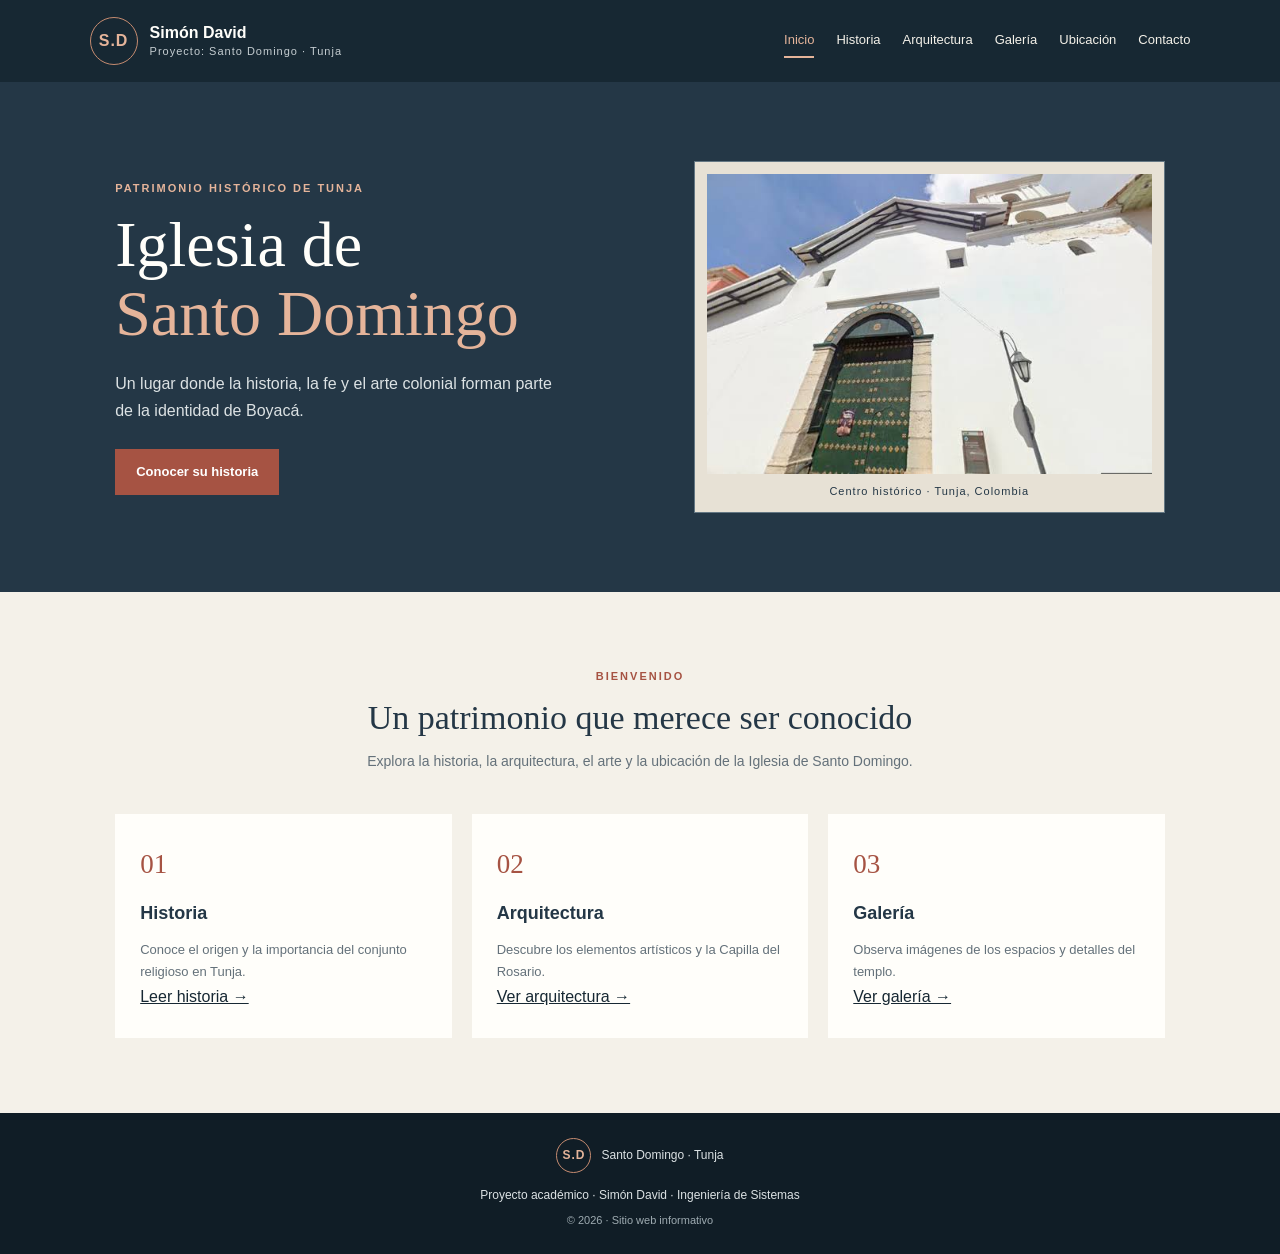
<file: iglesia_santo_domingo_multipagina/index.html>
<!DOCTYPE html>
<html lang="es">
<head>
  <meta charset="UTF-8">
  <meta name="viewport" content="width=device-width, initial-scale=1.0">
  <meta name="description" content="Sitio informativo sobre la Iglesia de Santo Domingo de Tunja, Boyacá.">
  <title>Inicio Iglesia Santo Domingo - Tunja</title>
  <link rel="stylesheet" href="estilos.css">
</head>
<body>
  <header class="encabezado">
    <a class="marca" href="index.html" aria-label="Ir al inicio">
      <span class="marca-iniciales">S.D</span>
      <span class="marca-texto">Simón David <small>Proyecto: Santo Domingo · Tunja</small></span>
    </a>
    <nav class="navegacion" aria-label="Navegación principal">
      <a href="index.html" class="activo" aria-current="page">Inicio</a>
<a href="historia.html">Historia</a>
<a href="arquitectura.html">Arquitectura</a>
<a href="galeria.html">Galería</a>
<a href="ubicacion.html">Ubicación</a>
<a href="contacto.html">Contacto</a>
    </nav>
  </header>
  <main>
    
<section class="portada">
  <div class="portada-contenido">
    <p class="sobre-titulo">Patrimonio histórico de Tunja</p>
    <h1>Iglesia de<br><span>Santo Domingo</span></h1>
    <p class="portada-descripcion">Un lugar donde la historia, la fe y el arte colonial forman parte de la identidad de Boyacá.</p>
    <a class="boton boton-claro" href="historia.html">Conocer su historia</a>
  </div>
  <div class="portada-imagen">
    <img src="imagenes/images.jfif" alt="Fachada de la Iglesia Santo Domingo">
    <p>Centro histórico · Tunja, Colombia</p>
  </div>
</section>
<section class="seccion">
  <div class="titulo-seccion">
    <p class="sobre-titulo">Bienvenido</p><h2>Un patrimonio que merece ser conocido</h2>
    <p class="bajada">Explora la historia, la arquitectura, el arte y la ubicación de la Iglesia de Santo Domingo.</p>
  </div>
  <div class="tarjetas">
    <article class="tarjeta"><span class="numero-tarjeta">01</span><h3>Historia</h3><p>Conoce el origen y la importancia del conjunto religioso en Tunja.</p><a href="historia.html">Leer historia →</a></article>
    <article class="tarjeta"><span class="numero-tarjeta">02</span><h3>Arquitectura</h3><p>Descubre los elementos artísticos y la Capilla del Rosario.</p><a href="arquitectura.html">Ver arquitectura →</a></article>
    <article class="tarjeta"><span class="numero-tarjeta">03</span><h3>Galería</h3><p>Observa imágenes de los espacios y detalles del templo.</p><a href="galeria.html">Ver galería →</a></article>
  </div>
</section>

  </main>
  <footer class="pie-pagina">
    <div class="pie-marca"><span class="marca-iniciales">S.D</span><span>Santo Domingo · Tunja</span></div>
    <p>Proyecto académico · Simón David · Ingeniería de Sistemas</p>
    <p class="copyright">© 2026 · Sitio web informativo</p>
  </footer>
  <script>
    const formulario = document.getElementById('formulario-contacto');
    if (formulario) {
      formulario.addEventListener('submit', function(event) {
        event.preventDefault();
        document.getElementById('respuesta-formulario').textContent =
          '¡Gracias! El formulario se completó correctamente. Esta es una demostración y el mensaje no se envió a un servidor.';
        formulario.reset();
      });
    }
  </script>
</body>
</html>
</file>
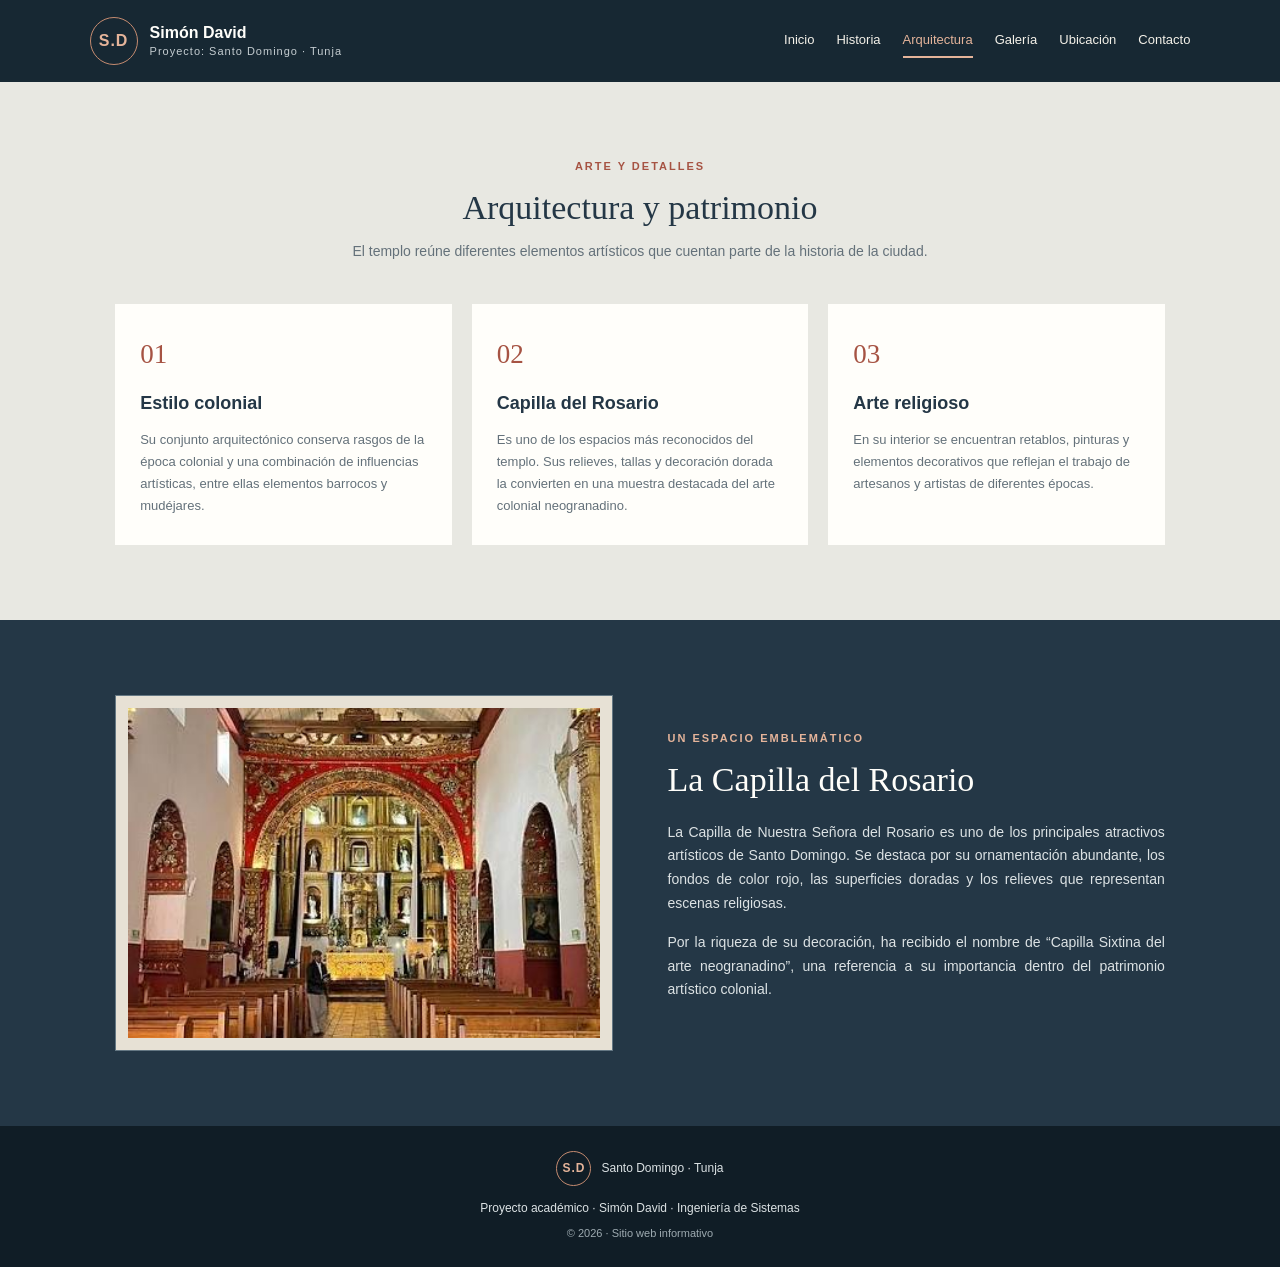
<file: iglesia_santo_domingo_multipagina/arquitectura.html>
<!DOCTYPE html>
<html lang="es">
<head>
  <meta charset="UTF-8">
  <meta name="viewport" content="width=device-width, initial-scale=1.0">
  <meta name="description" content="Sitio informativo sobre la Iglesia de Santo Domingo de Tunja, Boyacá.">
  <title>Arquitectura | Iglesia Santo Domingo - Tunja</title>
  <link rel="stylesheet" href="estilos.css">
</head>
<body>
  <header class="encabezado">
    <a class="marca" href="index.html" aria-label="Ir al inicio">
      <span class="marca-iniciales">S.D</span>
      <span class="marca-texto">Simón David <small>Proyecto: Santo Domingo · Tunja</small></span>
    </a>
    <nav class="navegacion" aria-label="Navegación principal">
      <a href="index.html">Inicio</a>
<a href="historia.html">Historia</a>
<a href="arquitectura.html" class="activo" aria-current="page">Arquitectura</a>
<a href="galeria.html">Galería</a>
<a href="ubicacion.html">Ubicación</a>
<a href="contacto.html">Contacto</a>
    </nav>
  </header>
  <main>
    
<section class="seccion arquitectura">
  <div class="titulo-seccion"><p class="sobre-titulo">Arte y detalles</p><h2>Arquitectura y patrimonio</h2><p class="bajada">El templo reúne diferentes elementos artísticos que cuentan parte de la historia de la ciudad.</p></div>
  <div class="tarjetas">
    <article class="tarjeta"><span class="numero-tarjeta">01</span><h3>Estilo colonial</h3><p>Su conjunto arquitectónico conserva rasgos de la época colonial y una combinación de influencias artísticas, entre ellas elementos barrocos y mudéjares.</p></article>
    <article class="tarjeta"><span class="numero-tarjeta">02</span><h3>Capilla del Rosario</h3><p>Es uno de los espacios más reconocidos del templo. Sus relieves, tallas y decoración dorada la convierten en una muestra destacada del arte colonial neogranadino.</p></article>
    <article class="tarjeta"><span class="numero-tarjeta">03</span><h3>Arte religioso</h3><p>En su interior se encuentran retablos, pinturas y elementos decorativos que reflejan el trabajo de artesanos y artistas de diferentes épocas.</p></article>
  </div>
</section>
<section class="capilla seccion">
  <div class="capilla-imagen"><img src="imagenes/3.jfif" alt="Detalles ornamentales de la Capilla del Rosario"></div>
  <div class="capilla-texto"><p class="sobre-titulo">Un espacio emblemático</p><h2>La Capilla del Rosario</h2>
    <p>La Capilla de Nuestra Señora del Rosario es uno de los principales atractivos artísticos de Santo Domingo. Se destaca por su ornamentación abundante, los fondos de color rojo, las superficies doradas y los relieves que representan escenas religiosas.</p>
    <p>Por la riqueza de su decoración, ha recibido el nombre de “Capilla Sixtina del arte neogranadino”, una referencia a su importancia dentro del patrimonio artístico colonial.</p>
  </div>
</section>

  </main>
  <footer class="pie-pagina">
    <div class="pie-marca"><span class="marca-iniciales">S.D</span><span>Santo Domingo · Tunja</span></div>
    <p>Proyecto académico · Simón David · Ingeniería de Sistemas</p>
    <p class="copyright">© 2026 · Sitio web informativo</p>
  </footer>
  <script>
    const formulario = document.getElementById('formulario-contacto');
    if (formulario) {
      formulario.addEventListener('submit', function(event) {
        event.preventDefault();
        document.getElementById('respuesta-formulario').textContent =
          '¡Gracias! El formulario se completó correctamente. Esta es una demostración y el mensaje no se envió a un servidor.';
        formulario.reset();
      });
    }
  </script>
</body>
</html>
</file>
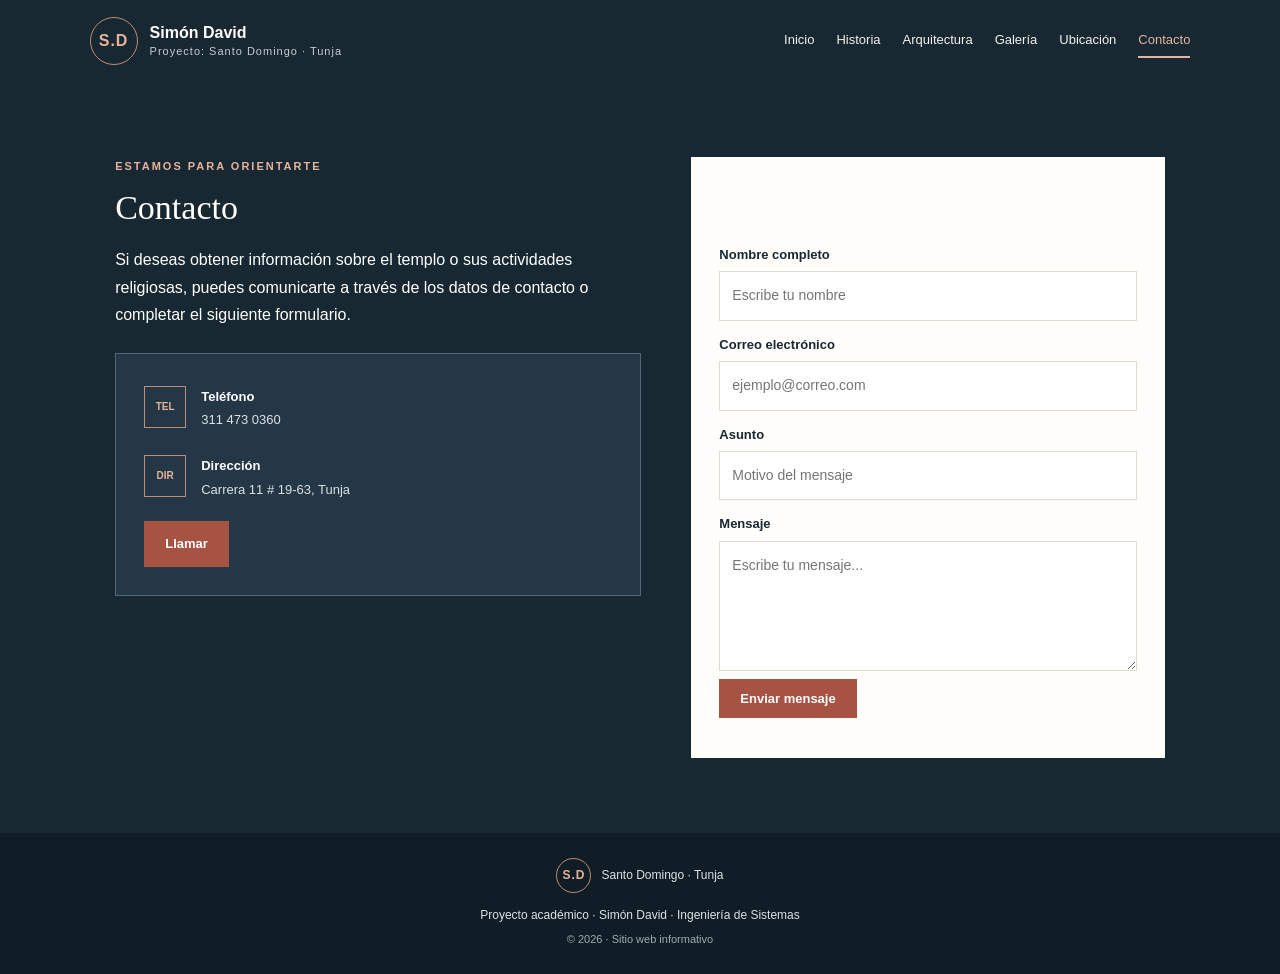
<file: iglesia_santo_domingo_multipagina/contacto.html>
<!DOCTYPE html>
<html lang="es">
<head>
  <meta charset="UTF-8">
  <meta name="viewport" content="width=device-width, initial-scale=1.0">
  <meta name="description" content="Sitio informativo sobre la Iglesia de Santo Domingo de Tunja, Boyacá.">
  <title>Contacto | Iglesia Santo Domingo - Tunja</title>
  <link rel="stylesheet" href="estilos.css">
</head>
<body>
  <header class="encabezado">
    <a class="marca" href="index.html" aria-label="Ir al inicio">
      <span class="marca-iniciales">S.D</span>
      <span class="marca-texto">Simón David <small>Proyecto: Santo Domingo · Tunja</small></span>
    </a>
    <nav class="navegacion" aria-label="Navegación principal">
      <a href="index.html">Inicio</a>
<a href="historia.html">Historia</a>
<a href="arquitectura.html">Arquitectura</a>
<a href="galeria.html">Galería</a>
<a href="ubicacion.html">Ubicación</a>
<a href="contacto.html" class="activo" aria-current="page">Contacto</a>
    </nav>
  </header>
  <main>
    
<section class="contacto seccion">
  <div class="contacto-texto">
    <p class="sobre-titulo">Estamos para orientarte</p><h2>Contacto</h2>
    <p>Si deseas obtener información sobre el templo o sus actividades religiosas, puedes comunicarte a través de los datos de contacto o completar el siguiente formulario.</p>
    <div class="contacto-datos" style="margin-top:25px">
      <div class="dato-contacto"><span class="icono-contacto">TEL</span><div><strong>Teléfono</strong><p>311 473 0360</p></div></div>
      <div class="dato-contacto"><span class="icono-contacto">DIR</span><div><strong>Dirección</strong><p>Carrera 11 # 19-63, Tunja</p></div></div>
      <a class="boton boton-claro" href="tel:+573114730360">Llamar</a>
    </div>
  </div>
  <form class="formulario" id="formulario-contacto">
    <h2>Envíanos un mensaje</h2>
    <label for="nombre">Nombre completo</label><input id="nombre" name="nombre" type="text" placeholder="Escribe tu nombre" required>
    <label for="correo">Correo electrónico</label><input id="correo" name="correo" type="email" placeholder="ejemplo@correo.com" required>
    <label for="asunto">Asunto</label><input id="asunto" name="asunto" type="text" placeholder="Motivo del mensaje" required>
    <label for="mensaje">Mensaje</label><textarea id="mensaje" name="mensaje" placeholder="Escribe tu mensaje..." required></textarea>
    <button class="boton boton-claro" type="submit">Enviar mensaje</button>
    <p class="mensaje-formulario" id="respuesta-formulario" aria-live="polite"></p>
    <p style="font-size:11px;color:#64717a;margin-top:8px"></p>
  </form>
</section>

  </main>
  <footer class="pie-pagina">
    <div class="pie-marca"><span class="marca-iniciales">S.D</span><span>Santo Domingo · Tunja</span></div>
    <p>Proyecto académico · Simón David · Ingeniería de Sistemas</p>
    <p class="copyright">© 2026 · Sitio web informativo</p>
  </footer>
  <script>
    const formulario = document.getElementById('formulario-contacto');
    if (formulario) {
      formulario.addEventListener('submit', function(event) {
        event.preventDefault();
        document.getElementById('respuesta-formulario').textContent =
          '¡Gracias! El formulario se completó correctamente. Esta es una demostración y el mensaje no se envió a un servidor.';
        formulario.reset();
      });
    }
  </script>
</body>
</html>
</file>
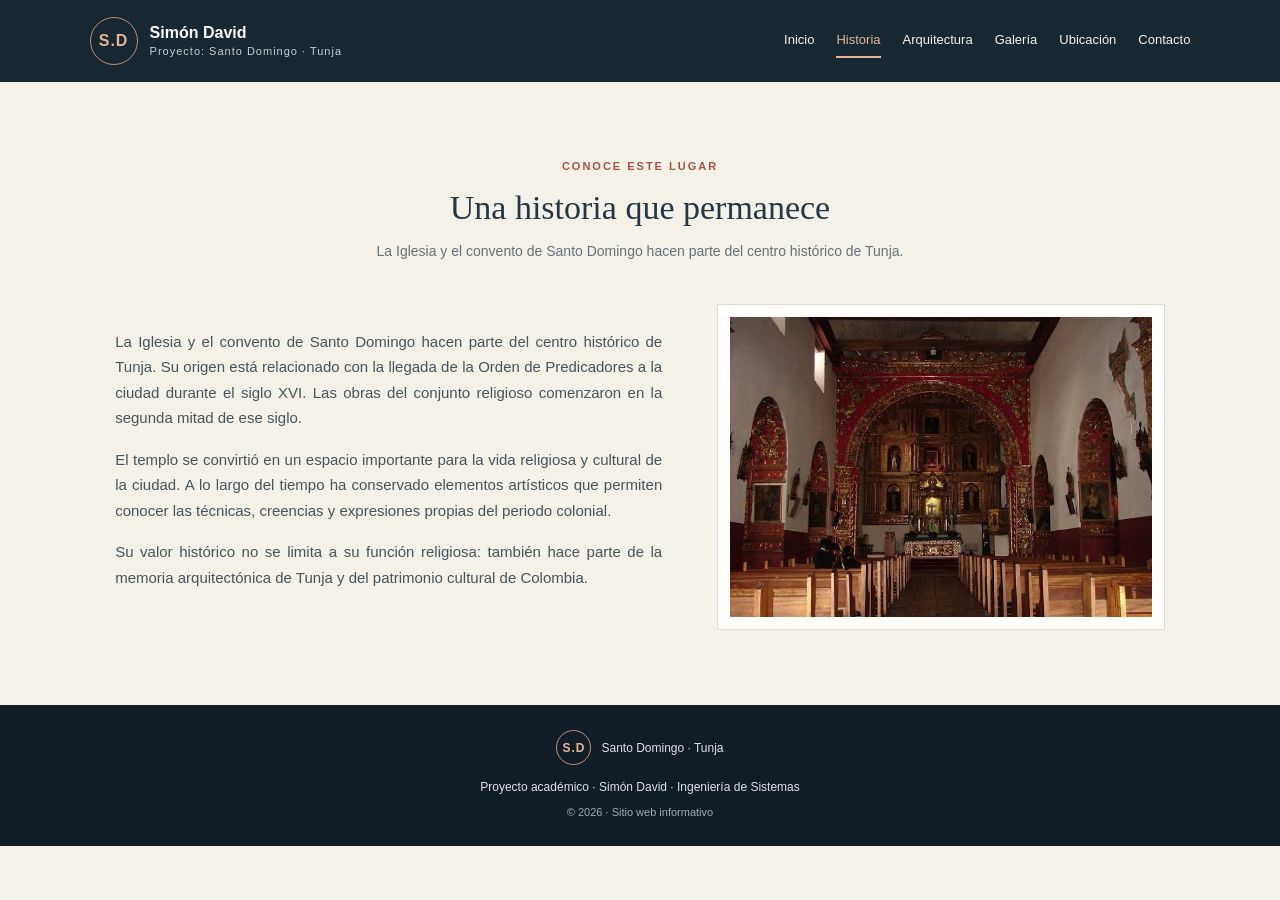
<file: iglesia_santo_domingo_multipagina/historia.html>
<!DOCTYPE html>
<html lang="es">
<head>
  <meta charset="UTF-8">
  <meta name="viewport" content="width=device-width, initial-scale=1.0">
  <meta name="description" content="Sitio informativo sobre la Iglesia de Santo Domingo de Tunja, Boyacá.">
  <title>Historia | Iglesia Santo Domingo - Tunja</title>
  <link rel="stylesheet" href="estilos.css">
</head>
<body>
  <header class="encabezado">
    <a class="marca" href="index.html" aria-label="Ir al inicio">
      <span class="marca-iniciales">S.D</span>
      <span class="marca-texto">Simón David <small>Proyecto: Santo Domingo · Tunja</small></span>
    </a>
    <nav class="navegacion" aria-label="Navegación principal">
      <a href="index.html">Inicio</a>
<a href="historia.html" class="activo" aria-current="page">Historia</a>
<a href="arquitectura.html">Arquitectura</a>
<a href="galeria.html">Galería</a>
<a href="ubicacion.html">Ubicación</a>
<a href="contacto.html">Contacto</a>
    </nav>
  </header>
  <main>
    
<section class="seccion">
  <div class="titulo-seccion"><p class="sobre-titulo">Conoce este lugar</p><h2>Una historia que permanece</h2><p class="bajada">La Iglesia y el convento de Santo Domingo hacen parte del centro histórico de Tunja.</p></div>
  <div class="introduccion-contenido">
    <div class="texto-historia">
      <p>La Iglesia y el convento de Santo Domingo hacen parte del centro histórico de Tunja. Su origen está relacionado con la llegada de la Orden de Predicadores a la ciudad durante el siglo XVI. Las obras del conjunto religioso comenzaron en la segunda mitad de ese siglo.</p>
      <p>El templo se convirtió en un espacio importante para la vida religiosa y cultural de la ciudad. A lo largo del tiempo ha conservado elementos artísticos que permiten conocer las técnicas, creencias y expresiones propias del periodo colonial.</p>
      <p>Su valor histórico no se limita a su función religiosa: también hace parte de la memoria arquitectónica de Tunja y del patrimonio cultural de Colombia.</p>
    </div>
    <figure class="imagen-historia"><img src="imagenes/2.jfif" alt="Retablo de madera tallada y dorada">
  </div>
</section>

  </main>
  <footer class="pie-pagina">
    <div class="pie-marca"><span class="marca-iniciales">S.D</span><span>Santo Domingo · Tunja</span></div>
    <p>Proyecto académico · Simón David · Ingeniería de Sistemas</p>
    <p class="copyright">© 2026 · Sitio web informativo</p>
  </footer>
  <script>
    const formulario = document.getElementById('formulario-contacto');
    if (formulario) {
      formulario.addEventListener('submit', function(event) {
        event.preventDefault();
        document.getElementById('respuesta-formulario').textContent =
          '¡Gracias! El formulario se completó correctamente. Esta es una demostración y el mensaje no se envió a un servidor.';
        formulario.reset();
      });
    }
  </script>
</body>
</html>
</file>
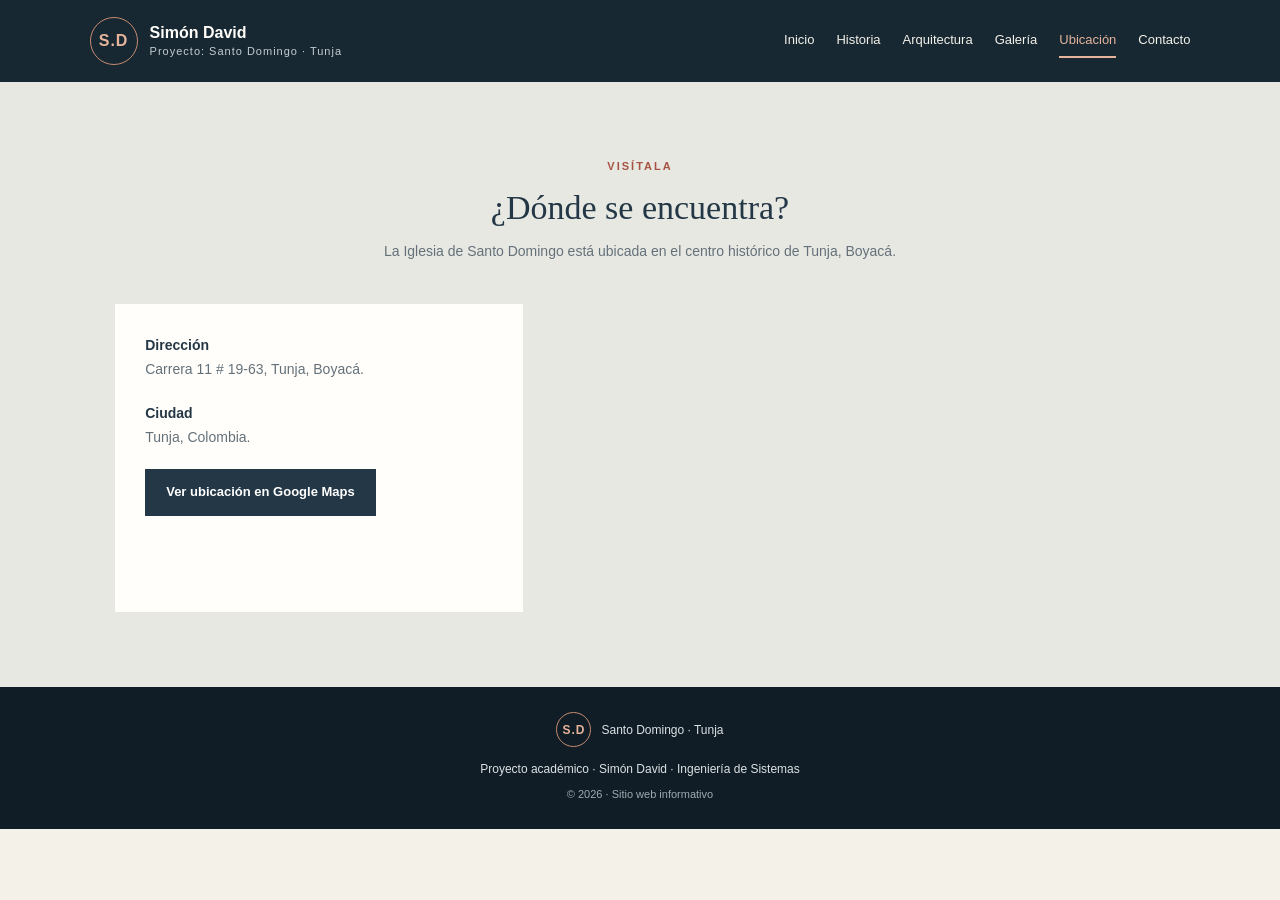
<file: iglesia_santo_domingo_multipagina/ubicacion.html>
<!DOCTYPE html>
<html lang="es">
<head>
  <meta charset="UTF-8">
  <meta name="viewport" content="width=device-width, initial-scale=1.0">
  <meta name="description" content="Sitio informativo sobre la Iglesia de Santo Domingo de Tunja, Boyacá.">
  <title>Ubicación | Iglesia Santo Domingo - Tunja</title>
  <link rel="stylesheet" href="estilos.css">
</head>
<body>
  <header class="encabezado">
    <a class="marca" href="index.html" aria-label="Ir al inicio">
      <span class="marca-iniciales">S.D</span>
      <span class="marca-texto">Simón David <small>Proyecto: Santo Domingo · Tunja</small></span>
    </a>
    <nav class="navegacion" aria-label="Navegación principal">
      <a href="index.html">Inicio</a>
<a href="historia.html">Historia</a>
<a href="arquitectura.html">Arquitectura</a>
<a href="galeria.html">Galería</a>
<a href="ubicacion.html" class="activo" aria-current="page">Ubicación</a>
<a href="contacto.html">Contacto</a>
    </nav>
  </header>
  <main>
    
<section class="seccion ubicacion">
  <div class="titulo-seccion"><p class="sobre-titulo">Visítala</p><h2>¿Dónde se encuentra?</h2><p class="bajada">La Iglesia de Santo Domingo está ubicada en el centro histórico de Tunja, Boyacá.</p></div>
  <div class="ubicacion-contenido">
    <div class="ubicacion-datos">
      <p><strong>Dirección</strong><br>Carrera 11 # 19-63, Tunja, Boyacá.</p>
      <p><strong>Ciudad</strong><br>Tunja, Colombia.</p>
      <a class="boton boton-oscuro" href="https://www.google.com/maps/search/?api=1&query=Iglesia+Santo+Domingo+Tunja" target="_blank" rel="noopener noreferrer">Ver ubicación en Google Maps</a>
    </div>
    <div class="mapa"><iframe src="https://www.google.com/maps?q=Iglesia%20Santo%20Domingo%20Tunja&output=embed" title="Mapa de la Iglesia Santo Domingo en Tunja" loading="lazy" referrerpolicy="no-referrer-when-downgrade"></iframe></div>
  </div>
</section>

  </main>
  <footer class="pie-pagina">
    <div class="pie-marca"><span class="marca-iniciales">S.D</span><span>Santo Domingo · Tunja</span></div>
    <p>Proyecto académico · Simón David · Ingeniería de Sistemas</p>
    <p class="copyright">© 2026 · Sitio web informativo</p>
  </footer>
  <script>
    const formulario = document.getElementById('formulario-contacto');
    if (formulario) {
      formulario.addEventListener('submit', function(event) {
        event.preventDefault();
        document.getElementById('respuesta-formulario').textContent =
          '¡Gracias! El formulario se completó correctamente. Esta es una demostración y el mensaje no se envió a un servidor.';
        formulario.reset();
      });
    }
  </script>
</body>
</html>
</file>
<file: iglesia_santo_domingo_multipagina/estilos.css>
:root {
  --azul: #243746;
  --azul-profundo: #172833;
  --marfil: #f4f1e9;
  --blanco: #fffefa;
  --terracota: #a65343;
  --terracota-oscuro: #843d34;
  --gris: #64717a;
  --borde: #dedbd2;
}
* { margin: 0; padding: 0; box-sizing: border-box; }
html { scroll-behavior: smooth; }
body {
  font-family: Arial, Helvetica, sans-serif;
  background: var(--marfil);
  color: var(--azul-profundo);
  line-height: 1.7;
}
img { display: block; max-width: 100%; }
a { color: inherit; }
.encabezado {
  min-height: 82px; padding: 14px 7%; background: var(--azul-profundo);
  color: var(--blanco); display: flex; align-items: center;
  justify-content: space-between; gap: 25px;
}
.marca { display: flex; align-items: center; gap: 12px; text-decoration: none; }
.marca-iniciales {
  width: 48px; height: 48px; border: 1px solid #c58b70; border-radius: 50%;
  display: flex; justify-content: center; align-items: center;
  color: #e5b49a; font-size: 16px; font-weight: bold; letter-spacing: 1px;
}
.marca-texto { font-size: 16px; font-weight: bold; line-height: 1.3; }
.marca-texto small {
  display: block; color: #c5cdd1; font-size: 11px;
  font-weight: normal; letter-spacing: 1px;
}
.navegacion { display: flex; flex-wrap: wrap; gap: 22px; }
.navegacion a {
  color: #f4f1e9; text-decoration: none; font-size: 13px;
  padding: 5px 0; border-bottom: 2px solid transparent;
}
.navegacion a:hover, .navegacion a.activo {
  color: #e5b49a; border-bottom-color: #e5b49a;
}
.portada {
  min-height: 510px; padding: 65px 9%; background: var(--azul);
  color: var(--blanco); display: grid; grid-template-columns: 1fr .9fr;
  align-items: center; gap: 55px;
}
.portada-contenido { max-width: 570px; }
.sobre-titulo {
  color: var(--terracota); font-size: 11px; font-weight: bold;
  letter-spacing: 2px; text-transform: uppercase; margin-bottom: 12px;
}
.portada .sobre-titulo, .capilla-texto .sobre-titulo,
.contacto-texto .sobre-titulo { color: #e5b49a; }
.portada h1 {
  font-family: Georgia, 'Times New Roman', serif;
  font-size: clamp(40px, 5vw, 65px); line-height: 1.08;
  font-weight: normal; margin-bottom: 22px;
}
.portada h1 span { color: #e5b49a; }
.portada-descripcion {
  max-width: 450px; color: #dce2e4; font-size: 16px; margin-bottom: 25px;
}
.portada-imagen, .capilla-imagen {
  background: #e7e1d5; padding: 12px; border: 1px solid #647783;
}
.portada-imagen img { width: 100%; height: 300px; object-fit: cover; }
.portada-imagen p {
  color: var(--azul); font-size: 11px; text-align: center;
  padding-top: 8px; letter-spacing: 1px;
}
.boton {
  display: inline-block; padding: 11px 20px; text-decoration: none;
  font-size: 13px; font-weight: bold; border: 1px solid transparent; cursor: pointer;
}
.boton-claro { background: var(--terracota); color: white; }
.boton-claro:hover { background: var(--terracota-oscuro); }
.boton-oscuro { background: var(--azul); color: white; }
.boton-oscuro:hover { background: var(--azul-profundo); }
.seccion { padding: 75px 9%; }
.titulo-seccion { text-align: center; max-width: 720px; margin: 0 auto 40px; }
.titulo-seccion h2, .capilla-texto h2, .contacto h2 {
  font-family: Georgia, 'Times New Roman', serif; font-size: 34px;
  font-weight: normal; line-height: 1.2; color: var(--azul);
}
.bajada { color: var(--gris); font-size: 14px; margin-top: 12px; }
.introduccion-contenido {
  display: grid; grid-template-columns: 1.1fr .9fr; align-items: center; gap: 55px;
}
.texto-historia p {
  color: #46545c; font-size: 15px; margin-bottom: 16px; text-align: justify;
}
.imagen-historia { background: var(--blanco); padding: 12px; border: 1px solid var(--borde); }
.imagen-historia img { width: 100%; height: 300px; object-fit: cover; }
.imagen-historia figcaption {
  padding: 10px 5px 2px; color: var(--gris); font-size: 11px; text-align: center;
}
.arquitectura, .ubicacion { background: #e8e8e2; }
.tarjetas { display: grid; grid-template-columns: repeat(3, 1fr); gap: 20px; }
.tarjeta { background: var(--blanco); padding: 28px 25px;}
.numero-tarjeta {
  color: var(--terracota); font-family: Georgia, 'Times New Roman', serif; font-size: 27px;
}
.tarjeta h3 { color: var(--azul); font-size: 18px; margin: 10px 0; }
.tarjeta p { color: var(--gris); font-size: 13px; }
.capilla {
  background: var(--azul); color: var(--blanco);
  display: grid; grid-template-columns: 1fr 1fr; align-items: center; gap: 55px;
}
.capilla-imagen img { width: 100%; height: 330px; object-fit: cover; }
.capilla-texto h2 { color: var(--blanco); margin-bottom: 20px; }
.capilla-texto p:not(.sobre-titulo) {
  color: #dce2e4; font-size: 14px; margin-bottom: 15px; text-align: justify;
}
.galeria-grid { display: grid; grid-template-columns: repeat(3, 1fr); gap: 20px; }
.foto-galeria { background: var(--blanco); border: 1px solid var(--borde); padding: 10px; }
.foto-galeria img { width: 100%; height: 220px; object-fit: cover; }
.foto-galeria figcaption {
  padding: 12px 5px 5px; color: var(--azul); font-size: 13px; text-align: center;
}
.nota-galeria { color: var(--gris); font-size: 11px; text-align: center; margin-top: 18px; }
.ubicacion-contenido {
  display: grid; grid-template-columns: .8fr 1.2fr; gap: 30px; align-items: stretch;
}
.ubicacion-datos {
  background: var(--blanco); padding: 30px;
}
.ubicacion-datos p { color: var(--gris); font-size: 14px; margin-bottom: 20px; }
.ubicacion-datos strong { color: var(--azul); }
.mapa iframe { width: 100%; height: 100%; min-height: 300px; border: 0; }
.contacto {
  background: var(--azul-profundo); color: var(--blanco);
  display: grid; grid-template-columns: 1fr .9fr; align-items: start; gap: 50px;
}
.contacto h2 { color: var(--blanco); margin-bottom: 18px; }
.contacto-texto > p:last-child {
  color: #dce2e4; max-width: 520px; font-size: 14px;
}
.contacto-datos { background: var(--azul); padding: 28px; border: 1px solid #526674; }
.dato-contacto { display: flex; align-items: center; gap: 15px; margin-bottom: 20px; }
.icono-contacto {
  width: 42px; height: 42px; display: flex; align-items: center;
  justify-content: center; border: 1px solid #c58b70;
  color: #e5b49a; font-size: 10px; font-weight: bold; flex-shrink: 0;
}
.dato-contacto strong { color: white; font-size: 13px; }
.dato-contacto p { color: #dce2e4; font-size: 13px; }
.formulario {
  background: var(--blanco); color: var(--azul-profundo);
  padding: 28px;
}
.formulario label { display: block; font-size: 13px; font-weight: bold; margin: 13px 0 5px; }
.formulario input, .formulario textarea {
  width: 100%; padding: 12px; border: 1px solid var(--borde);
  background: #fff; font: inherit; font-size: 14px; border-radius: 0;
}
.formulario textarea { min-height: 130px; resize: vertical; }
.formulario input:focus, .formulario textarea:focus { outline: 2px solid #c58b70; }
.mensaje-formulario { color: #27613c; font-size: 13px; margin-top: 12px; }
.pie-pagina {
  padding: 25px 7%; background: #101d26; color: #dce2e4;
  text-align: center; font-size: 12px;
}
.pie-marca { display: flex; justify-content: center; align-items: center; gap: 10px; margin-bottom: 12px; }
.pie-marca .marca-iniciales { width: 35px; height: 35px; font-size: 12px; }
.copyright { color: #9eabb1; margin-top: 5px; font-size: 11px; }
@media (max-width: 900px) {
  .encabezado { flex-direction: column; }
  .navegacion { justify-content: center; gap: 14px; }
  .portada, .introduccion-contenido, .capilla, .ubicacion-contenido, .contacto {
    grid-template-columns: 1fr;
  }
  .portada { gap: 35px; }
  .portada-imagen img { height: 280px; }
  .introduccion-contenido, .capilla, .contacto { gap: 30px; }
}
@media (max-width: 650px) {
  .encabezado { padding: 18px 5%; }
  .navegacion { gap: 10px 15px; }
  .navegacion a { font-size: 12px; }
  .portada { padding: 55px 7%; }
  .seccion { padding: 55px 7%; }
  .titulo-seccion h2, .capilla-texto h2, .contacto h2 { font-size: 29px; }
  .tarjetas, .galeria-grid { grid-template-columns: 1fr; }
  .foto-galeria img { height: 240px; }
}
</file>
